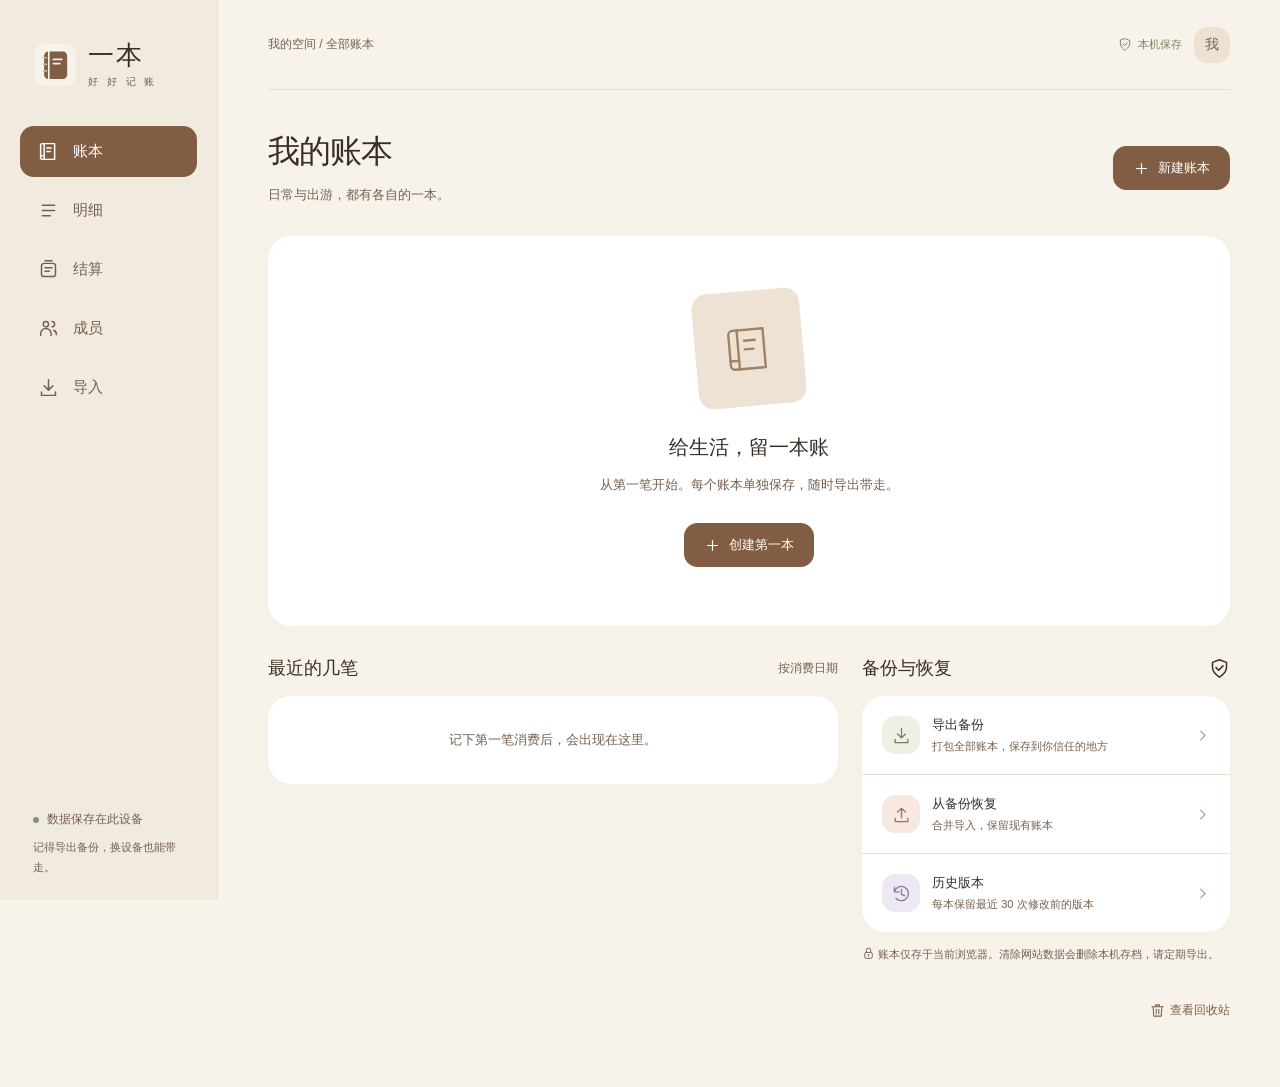
<file: index.html>
<!doctype html>
<html lang="zh-CN">
<head>
  <meta charset="UTF-8"><meta name="viewport" content="width=device-width,initial-scale=1,viewport-fit=cover">
  <meta name="theme-color" content="#f7f3eb"><meta name="description" content="一本，记好日常，也记好一起出发的每一笔。支持多人分摊、本地保存与备份恢复。">
  <link rel="manifest" href="manifest.webmanifest"><link rel="icon" href="icon-192.png" type="image/png" sizes="192x192"><link rel="apple-touch-icon" href="apple-touch-icon.png" sizes="180x180">
  <title>一本 · 好好记账</title><link rel="stylesheet" href="styles.css">
</head>
<body>
  <a class="skip" href="#main">跳到内容</a>
  <div id="app"><div class="boot">正在打开账本…</div></div>
  <dialog id="dialog" aria-labelledby="dialog-title"></dialog>
  <div id="toast" class="toast" role="status" aria-live="polite"></div>
  <script type="module" src="app.js"></script>
</body></html>
</file>
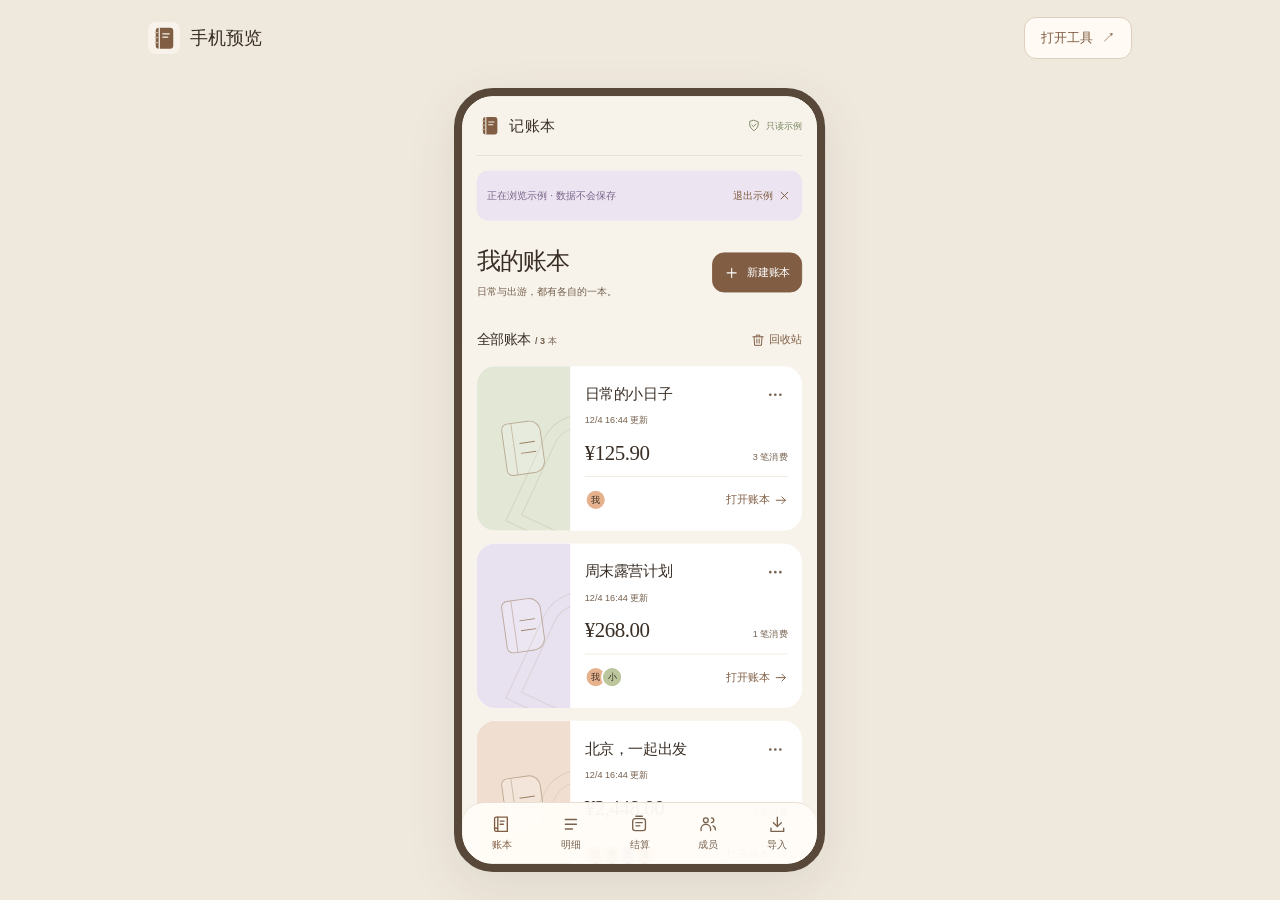
<file: preview.html>
<!doctype html>
<html lang="zh-CN">
<head>
  <meta charset="UTF-8">
  <meta name="viewport" content="width=device-width,initial-scale=1,viewport-fit=cover">
  <meta name="theme-color" content="#f7f3eb">
  <title>一本 · 手机预览</title>
  <link rel="icon" href="icon-192.png" type="image/png" sizes="192x192">
  <link rel="apple-touch-icon" href="apple-touch-icon.png" sizes="180x180">
  <link rel="stylesheet" href="preview.css">
</head>
<body>
  <header class="preview-header">
    <h1><img src="icon.svg" alt="">手机预览</h1>
    <a href="./index.html" target="_blank" rel="noopener">打开工具<span aria-hidden="true">↗</span></a>
  </header>
  <main>
    <div class="phone-stage">
      <div class="phone">
        <iframe src="./index.html?preview=1" title="一本记账工具的可交互手机预览" allow="camera; clipboard-write"></iframe>
      </div>
    </div>
  </main>
  <script src="preview.js" defer></script>
</body>
</html>
</file>
<file: styles.css>
@charset "UTF-8";
:root{--bg:#f7f3eb;--paper:#fffefa;--white:#fff;--ink:#392e25;--muted:#88735f;--line:#e9dfd2;--brown:#805d43;--brown-dark:#654831;--peach:#e4b18c;--sage:#b6c294;--lavender:#b9a9d5;--rose:#dda396;--sand:#ede2d2;--radius:23px;--shadow:0 5px 22px #62462905;font-family:-apple-system,BlinkMacSystemFont,"Segoe UI","PingFang SC","Microsoft YaHei",sans-serif;color:var(--ink);font-synthesis:none;font-size:15px}
*{box-sizing:border-box}body{margin:0;background:var(--bg)}button,input,select,textarea{font:inherit}button,a,input,select,textarea{-webkit-tap-highlight-color:transparent}button{cursor:pointer}button:disabled{opacity:.5;cursor:wait}button{color:inherit}a{color:inherit}button:focus-visible,a:focus-visible{outline:3px solid #a58b70;outline-offset:4px}input:focus,select:focus,textarea:focus{outline:2px solid #b89b80;outline-offset:2px}svg{width:21px;height:21px;stroke:currentColor;stroke-width:1.7;fill:none;stroke-linecap:round;stroke-linejoin:round;flex-shrink:0}h1,h2,h3,p{margin:0}h1{font-size:32px;font-weight:650;letter-spacing:-1px}h2{font-size:18px;font-weight:620}h3{font-size:16px;font-weight:600}button{border:0;background:none}small{font-size:12px;color:var(--muted)}.boot{padding:80px;text-align:center}.skip{position:absolute;left:-999px}.skip:focus{left:20px;top:10px;z-index:100;background:white;padding:12px}.sidebar{position:fixed;inset:0 auto 0 0;width:218px;background:#f1eadf;border-right:1px solid var(--line);display:flex;flex-direction:column;padding:38px 20px 22px;z-index:20}.brand{display:flex;align-items:center;gap:12px;padding:0 14px 35px;font-size:26px;font-weight:650;letter-spacing:2px}.brand img{width:42px;height:42px}.brand small{display:block;font-size:10px;letter-spacing:3px;line-height:18px}.nav{display:flex;flex-direction:column;gap:8px}.nav button{display:flex;align-items:center;gap:14px;padding:15px 18px;border-radius:14px;text-align:left;color:var(--muted);font-weight:500;transition:background .15s}.nav button:hover{background:#eae0d3}.nav button.active{background:var(--brown);color:white}.side-bottom{margin-top:auto;padding:20px 13px 0}.local-mark{display:flex;align-items:center;gap:8px;font-size:12px;color:var(--muted)}.local-mark i{display:block;width:6px;height:6px;border-radius:50%;background:#81936a}.side-bottom p{font-size:11px;line-height:1.8;color:var(--muted);margin-top:10px}.workspace{margin-left:218px;padding:0 50px 45px;max-width:1550px}.topbar{height:90px;display:flex;justify-content:space-between;align-items:center;border-bottom:1px solid var(--line);gap:15px;color:var(--muted);font-size:12px}.top-left{display:flex;align-items:center;gap:9px}.top-left svg{width:16px}.top-actions{display:flex;align-items:center;gap:12px}.avatar{width:36px;height:36px;border-radius:13px;background:var(--sand);display:inline-flex;align-items:center;justify-content:center;font-size:14px;flex-shrink:0}.avatar.c0{background:#e6b18d}.avatar.c1{background:#bbc69c}.avatar.c2{background:#bbaed7}.avatar.c3{background:#dfa99d}.avatar.c4{background:#c1d2d2}.page-head{display:flex;justify-content:space-between;align-items:center;gap:20px;margin:40px 0 30px}.page-head p{font-size:13px;color:var(--muted);margin-top:10px;line-height:1.7}.head-actions{display:flex;gap:10px;align-items:center}.btn{min-height:44px;padding:11px 19px;border-radius:13px;display:inline-flex;align-items:center;justify-content:center;gap:8px;font-size:13px;font-weight:550;white-space:nowrap;background:white;border:1px solid var(--line);transition:background .16s,transform .16s}.btn:hover{background:#f2e9dd}.btn:active{transform:translateY(1px)}.btn.primary{background:var(--brown);color:white;border-color:var(--brown)}.btn.primary:hover{background:var(--brown-dark)}.btn.danger{color:#9e5141;background:#f8e9e3;border-color:#efd3c7}.btn svg{width:17px;height:17px}.icon-btn{display:inline-flex;align-items:center;justify-content:center;width:40px;height:40px;border-radius:50%;color:var(--muted)}.icon-btn:hover{background:#f1e9de}.icon-btn svg{width:19px}.circle-add{width:46px;height:46px;border-radius:50%;background:var(--brown);color:white;display:flex;align-items:center;justify-content:center;box-shadow:0 5px 13px #805d4320}.circle-add:hover{background:var(--brown-dark)}.circle-add svg{width:24px;height:24px}.section-head{display:flex;justify-content:space-between;align-items:center;margin:30px 0 16px;gap:10px}.section-head small{font-size:12px}.book-grid{display:grid;grid-template-columns:repeat(3,minmax(0,1fr));gap:20px}.book-card{background:white;border:1px solid #ece3d7;border-radius:var(--radius);overflow:hidden;transition:transform .18s,box-shadow .18s}.book-card:hover{transform:translateY(-3px);box-shadow:0 9px 24px #805d4310}.book-cover{height:136px;padding:24px;position:relative;overflow:hidden;display:flex;justify-content:space-between;align-items:flex-start;background:#e9dfce}.book-cover.sage{background:#e2e7d6}.book-cover.peach{background:#f0dfd1}.book-cover.lavender{background:#e8e1ef}.book-cover.brown{background:#e3d3c2}.cover-book{width:55px;height:69px;border-radius:7px 13px 13px 7px;border:1.5px solid #9c80639c;position:relative;transform:rotate(-8deg);margin-top:13px;background:#ffffff30}.cover-book:before{content:"";position:absolute;top:0;bottom:0;left:10px;border-left:1px solid #9c806370}.cover-book:after{content:"";position:absolute;top:22px;left:20px;width:22px;height:10px;border-top:1.5px solid #9c8063;border-bottom:1px solid #9c8063}.cover-lines{position:absolute;right:30px;bottom:-30px;width:140px;height:145px;border:1px solid #9c806330;border-radius:70px 70px 0 0;transform:rotate(25deg)}.cover-lines:after{content:"";position:absolute;inset:12px;border:1px solid #9c806330;border-radius:inherit}.book-tag{background:#fff9;padding:6px 10px;border-radius:20px;color:#705a45;font-size:10px;z-index:1}.book-content{padding:20px}.book-title-row{display:flex;align-items:center;justify-content:space-between;gap:6px}.book-open{text-align:left;flex:1;min-width:0;padding:0}.book-open h3{overflow:hidden;text-overflow:ellipsis;white-space:nowrap;font-size:17px}.book-meta{color:var(--muted);font-size:11px;margin-top:7px}.book-total{margin-top:23px;display:flex;align-items:baseline;justify-content:space-between;gap:6px}.book-total strong{font-family:Georgia,"Times New Roman",serif;font-size:25px;font-weight:500;letter-spacing:-.5px}.book-total span{font-size:11px;color:var(--muted)}.book-foot{display:flex;align-items:center;justify-content:space-between;margin-top:15px;padding-top:14px;border-top:1px solid #f0e9df}.avatar-stack{display:flex;padding-left:0}.avatar-stack .avatar{border:2px solid white;margin-left:-6px;width:28px;height:28px;border-radius:50%;font-size:10px}.avatar-stack .avatar:first-child{margin-left:0}.text-button{font-size:12px;color:var(--brown);display:inline-flex;align-items:center;gap:5px;padding:5px 0}.text-button svg{width:15px}.text-button:hover{text-decoration:underline}.bottom-grid{display:grid;grid-template-columns:minmax(0,1.55fr) minmax(240px,1fr);gap:24px}.panel{background:white;border-radius:var(--radius);box-shadow:var(--shadow);overflow:hidden}.recent-row{display:flex;align-items:center;gap:13px;padding:17px 20px;border-bottom:1px solid var(--line);width:100%;text-align:left}.recent-row:last-child{border:0}.category-icon{width:38px;height:38px;border-radius:13px;background:#f5f0e8;color:#967b61;display:flex;align-items:center;justify-content:center;flex-shrink:0}.category-icon svg{width:19px}.row-info{flex:1;min-width:0}.row-info strong{font-size:13px;font-weight:550;display:block;overflow:hidden;text-overflow:ellipsis;white-space:nowrap}.row-info small{display:block;font-size:11px;margin-top:5px}.amount{font-variant-numeric:tabular-nums;white-space:nowrap;font-size:14px;font-weight:550}.backup-row{display:flex;gap:12px;width:100%;align-items:center;padding:20px;text-align:left;border-bottom:1px solid var(--line)}.backup-row:last-child{border:0}.backup-row:hover,.recent-row:hover{background:#fdfbf7}.backup-row .category-icon{background:#edf1e5;color:#73815e}.backup-row:nth-child(2) .category-icon{background:#f7e8e0;color:#a27359}.backup-row:nth-child(3) .category-icon{background:#eee8f3;color:#8c7c9e}.backup-row .row-info strong{font-size:13px}.backup-row>svg{width:15px;color:#ad9a87}.footnote{font-size:11px;line-height:1.8;color:var(--muted);margin-top:13px}.empty{padding:55px 25px;text-align:center}.empty p{margin:12px auto 23px;color:var(--muted);font-size:13px;line-height:1.8;max-width:340px}.empty-book{margin:0 auto 28px;width:108px;height:115px;border-radius:15px;background:#ede2d3;display:flex;align-items:center;justify-content:center;transform:rotate(-5deg)}.empty-book svg{width:52px;height:52px;stroke-width:1.1;color:#a08163}.empty h2{font-size:20px}.empty .btn{margin:4px}.empty-mini{padding:35px 20px;text-align:center;color:var(--muted);font-size:13px}.demo-banner,.notice{display:flex;align-items:center;justify-content:space-between;gap:15px;padding:13px 18px;border-radius:13px;background:#ece5f1;color:#78648a;font-size:12px;margin:22px 0}.notice{background:#f7e8e0;color:#935e43}.book-switch{max-width:240px;padding:8px 30px 8px 10px;border:1px solid var(--line);border-radius:9px;background:#fffefa;color:var(--ink);font-size:12px}.stats-strip{display:flex;gap:35px;align-items:center;background:#eee4d7;border-radius:var(--radius);padding:26px 30px;margin-bottom:27px}.stats-strip .sum{flex:1}.stats-strip label{font-size:12px;color:var(--muted)}.stats-strip strong{display:block;margin-top:6px;font-size:23px;font-weight:550;font-variant-numeric:tabular-nums}.stats-strip .sum strong{font-family:Georgia,serif;font-size:33px;font-weight:500}.view-controls{display:flex;flex-wrap:wrap;gap:10px;margin:22px 0}.search{display:flex;align-items:center;gap:8px;border:1px solid var(--line);padding:9px 14px;background:white;border-radius:12px;flex:1;min-width:160px}.search input{border:0;outline:0;background:none;width:100%;font-size:13px}.search svg{width:17px;color:var(--muted)}.control{border:1px solid var(--line);border-radius:12px;padding:10px;background:white;max-width:180px;color:var(--muted);font-size:13px}.daily-grid{display:grid;grid-template-columns:repeat(3,minmax(0,1fr));gap:17px}.day-card{background:white;border-radius:20px;overflow:hidden}.day-title{padding:13px 17px;background:#fcf9f4;color:var(--muted);font-size:12px;border-bottom:1px solid var(--line)}.daily-person{display:flex;align-items:center;gap:11px;padding:13px 17px;border-bottom:1px solid #efe6da}.daily-person:last-child{border:0}.daily-person .row-info strong{font-size:13px}.money-chip{padding:5px 9px;border-radius:15px;background:#f1e9dd;font-size:11px;white-space:nowrap}.expense-table .recent-row{padding:17px 22px}.expense-date{width:80px;color:var(--muted);font-size:12px}.tag{font-size:10px;padding:3px 7px;background:#f0f2e9;color:#728057;border-radius:6px;display:inline-block}.full{width:100%}.bottom-add{margin-top:20px}.member-row{display:flex;align-items:center;gap:13px;padding:20px;border-bottom:1px solid var(--line)}.member-row:last-child{border:0}.member-row .avatar{width:43px;height:43px}.member-amount{margin-right:15px;text-align:right}.member-amount strong{font-size:14px}.member-amount small{display:block;margin-top:5px}.settle-grid{display:grid;grid-template-columns:repeat(2,minmax(0,1fr));gap:16px;margin:20px 0}.settle-person{display:flex;align-items:center;gap:13px;padding:22px;background:white;border-radius:20px}.settle-person .row-info strong{font-size:14px}.settle-person .receive{color:#6b7d50}.settle-person .pay{color:#a36e4e}.transfer{display:flex;align-items:center;gap:12px;padding:22px;border-bottom:1px solid var(--line)}.transfer:last-child{border:0}.transfer .transfer-path{display:flex;align-items:center;gap:12px;flex:1;font-size:14px}.transfer-path svg{color:#ad9a87;width:25px}.settle-actions{display:flex;gap:12px;margin-top:20px}.import-panel{padding:25px}.import-tools{display:flex;gap:12px;margin-bottom:18px}.import-tools .btn{flex:1}.import-panel textarea{display:block;width:100%;min-height:200px;resize:vertical;border:1px solid var(--line);border-radius:15px;padding:18px;background:#fdfbf8;color:var(--ink);line-height:1.8;font-size:14px}.import-panel textarea::placeholder{color:#88735f}.import-actions{display:flex;gap:12px;margin-top:18px}.import-actions .primary{flex:1}.image-list{display:flex;flex-direction:column;gap:10px;margin-bottom:15px}.image-row{display:flex;align-items:center;gap:12px;padding:9px 12px;background:#f6f0e8;border-radius:13px}.image-row img{width:42px;height:48px;object-fit:cover;border-radius:5px}.image-row .row-info{overflow-wrap:anywhere}.preview-row{padding:18px;border-bottom:1px solid var(--line)}.preview-row:last-child{border:0}.preview-row>small{display:block;overflow-wrap:anywhere;margin-bottom:12px}.preview-fields{display:grid;grid-template-columns:minmax(100px,2fr) minmax(80px,1fr) minmax(100px,1fr) minmax(100px,1fr) 36px;gap:9px}.preview-fields input,.preview-fields select{width:100%;min-width:0;padding:9px;border-radius:8px;border:1px solid var(--line);background:#fff;color:var(--ink);font-size:12px}.preview-labels{display:flex;gap:10px;font-size:12px;color:var(--muted);margin-bottom:12px}.preview-top{padding:18px 20px;background:#fdfaf5;font-size:12px;color:var(--muted)}.toast{position:fixed;bottom:30px;left:calc(50% + 109px);transform:translateX(-50%);padding:14px 23px;max-width:min(90vw,620px);border-radius:25px;color:#fff;background:#5b4b3b;box-shadow:0 8px 24px #57443120;font-size:13px;line-height:1.6;z-index:100;display:none}.toast.show{display:block}.toast.error{background:#854c3e}.mobile-brand{display:none}dialog{border:1px solid var(--line);border-radius:24px;padding:0;width:min(480px,calc(100% - 28px));max-height:90dvh;overflow-y:auto;color:var(--ink);background:var(--bg);box-shadow:0 20px 70px #392e2530}dialog.wide{width:min(720px,calc(100% - 28px))}dialog::backdrop{background:#392e2555}dialog .modal-head{display:flex;justify-content:space-between;align-items:center;padding:24px 25px 0}dialog h2{font-size:21px}.modal-body{padding:22px 25px 26px}.field{display:block;margin-bottom:18px}.field>span,.field>legend{display:block;font-size:12px;color:var(--muted);margin-bottom:9px}.field input,.field select,.field textarea{width:100%;padding:12px 13px;border-radius:11px;border:1px solid var(--line);color:var(--ink);background:white;min-height:44px}.field .amount-input{font-size:27px}.form-row{display:grid;grid-template-columns:1fr 1fr;gap:13px}.modal-actions{display:flex;justify-content:flex-end;gap:10px;margin-top:24px}.color-field{border:0;padding:0;min-width:0;margin-inline:0}.color-options{display:grid;grid-template-columns:repeat(5,minmax(0,1fr));gap:8px}.color-options label{position:relative;display:flex;flex-direction:column;align-items:center;gap:7px;min-width:0;cursor:pointer}.color-options input[type=radio]{position:absolute;inset:0;width:100%;height:100%;min-height:0;margin:0;padding:0;border:0;opacity:0;z-index:1;cursor:pointer}.color-dot{position:relative;display:block;width:100%;height:48px;flex-shrink:0;border:2px solid #bca68f;border-radius:12px;background:var(--sand)}.color-name{font-size:12px;line-height:1.5;color:var(--muted);white-space:nowrap}.color-check{position:absolute;top:4px;right:4px;display:flex;align-items:center;justify-content:center;width:19px;height:19px;border-radius:50%;background:var(--brown);color:white;visibility:hidden}.color-check svg{width:14px;height:14px;stroke-width:2.5}.color-options input:checked+.color-dot{border-color:var(--brown)}.color-options input:checked+.color-dot .color-check{visibility:visible}.color-options input:checked~.color-name{color:var(--ink);font-weight:650}.color-options input:focus-visible+.color-dot{outline:3px solid var(--brown);outline-offset:3px}.color-dot.peach{background:#eac9ad}.color-dot.sage{background:#b9c49b}.color-dot.lavender{background:#c6b8dc}.color-dot.brown{background:#ab8a6b}.form-error{color:#984f3d;font-size:13px;line-height:1.7;margin-top:12px}.check-list{display:flex;flex-wrap:wrap;gap:10px}.check-chip{display:flex;align-items:center;gap:7px;background:#fff;padding:11px 14px;border:1px solid var(--line);border-radius:12px;font-size:13px}.check-chip input{accent-color:var(--brown);width:16px;height:16px}.form-hint{color:var(--muted);font-size:12px;line-height:1.8}.menu-list{display:flex;flex-direction:column;gap:8px}.menu-list button{display:flex;align-items:center;gap:10px;padding:15px 14px;border-radius:12px;background:white;border:1px solid var(--line);text-align:left;font-size:13px}.menu-list button:hover{background:#f2e9dd}.menu-list button svg{width:17px}.menu-list .danger{color:#a15a45}.history-row{padding:16px 0;border-bottom:1px solid var(--line);display:flex;align-items:center;gap:12px}.history-row:last-child{border:0}.history-row .row-info small{line-height:1.7}.history-row .btn{min-height:36px;padding:7px 12px;font-size:12px}.modal-empty{padding:20px 0;color:var(--muted);font-size:13px;line-height:1.8}.saved-chip{display:flex;align-items:center;gap:6px;color:#77845d;font-size:11px}.saved-chip svg{width:14px}.offline{color:#9b6e43}.demo-link{font-size:11px;color:var(--muted);padding:8px 0;margin-top:12px}.mobile-book-select{display:none}@media(min-width:1500px){.workspace{margin-right:auto;margin-left:218px;padding-left:65px;padding-right:65px}.book-cover{height:150px}}
@media(max-width:1100px){.sidebar{width:180px;padding-left:13px;padding-right:13px}.workspace{margin-left:180px;padding-left:30px;padding-right:30px}.book-grid{gap:14px}.book-content{padding:16px}.book-total strong{font-size:22px}.book-total span{font-size:10px}.book-cover{padding:18px;height:123px}.bottom-grid{grid-template-columns:1.25fr 1fr;gap:18px}.daily-grid{grid-template-columns:repeat(2,minmax(0,1fr))}.toast{left:calc(50% + 90px)}}
@media(max-width:760px){:root{font-size:14px}.sidebar{position:fixed;top:auto;bottom:0;width:100%;height:auto;padding:8px 6px calc(8px + env(safe-area-inset-bottom));background:#fffcf7f5;border:0;border-top:1px solid var(--line);border-radius:24px 24px 0 0}.brand,.side-bottom{display:none}.nav{flex-direction:row;gap:0;justify-content:space-around}.nav button{flex:1;flex-direction:column;gap:5px;justify-content:center;padding:5px 2px;background:none;border-radius:0;font-size:10px;color:#9b8874}.nav button.active{background:none;color:var(--brown);font-weight:650}.nav button svg{width:21px;height:21px}.nav button:hover{background:none}.workspace{margin-left:0;padding:0 16px calc(110px + env(safe-area-inset-bottom));width:100%}.topbar{height:66px;padding-top:env(safe-area-inset-top);border-bottom:1px solid var(--line)}.top-left{font-size:11px}.mobile-brand{display:flex;align-items:center;gap:7px;font-size:17px;color:var(--ink);font-weight:650}.mobile-brand img{width:29px;height:29px}.top-left>.desktop-crumb{display:none}.top-actions>.avatar{display:none}.top-actions{gap:6px}.book-switch{max-width:155px;font-size:11px;padding:7px}.saved-chip{font-size:10px}.page-head{margin:27px 0 22px;gap:12px;align-items:center}h1{font-size:26px;letter-spacing:-.7px}.page-head p{font-size:11px;margin-top:7px}.head-actions .btn{padding:10px 12px;font-size:12px}.head-actions .desktop-text{display:none}.head-actions{gap:5px}.book-grid{grid-template-columns:1fr;gap:14px}.book-card{position:relative;min-height:155px;padding-left:103px;border:0;border-radius:21px}.book-cover{position:absolute;inset:0 auto 0 0;width:103px;height:100%;padding:15px;justify-content:center;align-items:center;border-radius:0}.book-cover .book-tag{display:none}.cover-book{width:43px;height:58px;margin-top:0}.cover-book:after{left:17px;width:17px}.cover-lines{width:90px;right:-45px;bottom:-15px}.book-content{padding:18px 16px}.book-open h3{font-size:16px}.book-meta{font-size:10px}.book-total{margin-top:16px}.book-total strong{font-size:23px}.book-foot{margin-top:12px;padding-top:10px}.book-foot .avatar{width:24px;height:24px}.book-title-row>.icon-btn{width:28px;height:28px}.book-total span{font-size:10px}.bottom-grid{grid-template-columns:1fr;gap:0}.section-head{margin:28px 0 13px}.section-head h2{font-size:15px}.section-head small{font-size:10px}.backup-row{padding:17px 18px}.recent-row{padding:16px 18px}.panel{border-radius:22px}.empty{padding:35px 18px}.empty p{font-size:12px}.empty-book{width:95px;height:101px;margin-bottom:23px}.empty h2{font-size:19px}.footnote{font-size:10px}.stats-strip{padding:21px 20px;gap:17px;border-radius:21px;margin-bottom:23px}.stats-strip .sum strong{font-size:27px}.stats-strip strong{font-size:19px}.stats-strip label{font-size:10px}.daily-grid{grid-template-columns:1fr;gap:15px}.daily-person{padding:13px 17px}.day-title{font-size:11px}.expense-date{display:none}.expense-table .recent-row{padding:16px}.expense-table .category-icon{width:34px;height:36px}.amount{font-size:13px}.row-info small{font-size:10px}.view-controls{gap:7px;margin:18px 0}.search{flex-basis:100%}.control{flex:1;max-width:none;min-width:0}.view-controls input[type=date]{width:40%;min-width:110px}.settle-grid{grid-template-columns:1fr;gap:12px}.settle-person{padding:19px}.transfer{padding:18px 15px;gap:8px}.transfer .transfer-path{gap:9px;font-size:12px}.transfer .avatar{width:28px;height:28px;font-size:11px}.settle-actions .btn{flex:1;padding:11px 12px;font-size:12px}.member-row{padding:17px;gap:10px}.member-row .avatar{width:38px;height:38px}.member-amount{margin-right:0}.member-row .icon-btn{width:32px;height:32px}.import-panel{padding:18px}.import-tools{gap:8px}.import-tools .btn{padding:11px 10px;font-size:12px}.import-panel textarea{padding:13px;min-height:210px;font-size:13px}.import-actions{flex-direction:column;gap:10px}.preview-fields{grid-template-columns:minmax(0,1fr) minmax(0,1fr) 35px;gap:9px}.preview-fields .preview-title{grid-column:1/3}.preview-fields .icon-btn{grid-column:3;grid-row:1;width:32px;height:35px}.preview-fields .preview-date{grid-column:1/3}.preview-fields .preview-payer{grid-column:3/4;width:70px;justify-self:end}.preview-row{padding:16px}.toast{bottom:calc(89px + env(safe-area-inset-bottom));left:50%;font-size:12px;max-width:calc(100vw - 32px);width:max-content}.demo-banner,.notice{margin-top:16px;font-size:11px;padding:12px}.demo-banner .text-button{font-size:11px}.modal-body{padding:20px}.modal-head{padding:20px 20px 0!important}.modal-body .btn{padding:11px 15px}.modal-body .form-row{gap:10px}.modal-body .color-options{gap:6px}.settle-person .row-info strong{font-size:13px}.desktop-crumb{display:none}.form-hint{font-size:11px}}
@media(prefers-reduced-motion:reduce){*,*::before,*::after{transition:none!important;animation:none!important;scroll-behavior:auto!important}}
@media(max-width:760px){.preview-fields .preview-date{grid-column:2/4;grid-row:2}.preview-fields .preview-payer{grid-column:1/4;grid-row:3;width:100%;justify-self:stretch}.preview-fields input[data-field=amount]{grid-column:1;grid-row:2}.footnote>svg{width:13px;height:13px;vertical-align:-2px}}
@media print{.sidebar,.topbar,.head-actions,.settle-actions,.toast,.demo-banner{display:none!important}.workspace{margin:0;padding:0}body{background:white}.page-head{margin-top:0}.panel,.settle-person{border:1px solid #ddd;break-inside:avoid}}
:root{--muted:#75604d}.mobile-date{display:none}.footnote>svg{width:13px;height:13px;vertical-align:-2px}
@media(max-width:760px){.nav button{color:#79634f;font-size:11px}.mobile-date{display:inline}.row-info small,.day-title,.stats-strip label{font-size:11px}}
#main:focus{outline:none}
@media(max-width:760px){.workspace input,.workspace select,.workspace textarea,dialog input,dialog select,dialog textarea{font-size:16px;caret-color:var(--brown)}.modal-body .form-row{grid-template-columns:minmax(0,1fr);gap:0}.modal-body .field{min-width:0}.field input,.field select,.field textarea{min-width:0;max-width:100%}.field input[type=date]{display:block;width:100%;min-inline-size:0}.field input[type=date]::-webkit-date-and-time-value{text-align:left}}
@media(max-width:360px){.top-left{flex-shrink:0}.top-actions{min-width:0}.mobile-brand,.saved-chip{white-space:nowrap}.book-switch{max-width:100px}}
</file>
<file: preview.css>
:root{--header-height:76px;font-family:-apple-system,BlinkMacSystemFont,"Segoe UI","PingFang SC","Microsoft YaHei",sans-serif;color:#392e25;background:#efe8dd;font-synthesis:none}
*{box-sizing:border-box}body{margin:0}.preview-header{height:var(--header-height);max-width:1040px;margin:auto;padding:0 28px;display:flex;align-items:center;justify-content:space-between;gap:16px}.preview-header h1{display:flex;align-items:center;gap:10px;margin:0;font-size:18px;font-weight:600}.preview-header img{height:32px;width:32px}.preview-header a{display:flex;align-items:center;gap:9px;padding:11px 16px;background:#fffaf3;border:1px solid #ded0bf;border-radius:12px;color:#805d43;text-decoration:none;font-size:13px}.preview-header a:hover{background:#e9ddcf}.preview-header a:focus-visible{outline:3px solid #805d43;outline-offset:4px}
main{height:calc(100dvh - var(--header-height));padding:12px 20px 28px;display:grid;place-items:center}.phone-stage{position:relative;width:408px;height:862px}.phone{position:absolute;inset:0 auto auto 0;width:408px;height:862px;border:9px solid #584839;border-radius:43px;background:#f7f3eb;overflow:hidden;box-shadow:0 18px 55px #5b44331a;transform-origin:top left}iframe{display:block;width:390px;height:844px;border:0;border-radius:33px;background:#f7f3eb}
@media(max-width:520px){:root{--header-height:64px}.preview-header{padding:0 16px}.preview-header h1{font-size:16px}.preview-header img{height:27px;width:27px}.preview-header a{padding:9px 12px;font-size:12px}main{padding:12px 12px 20px}}
</file>
